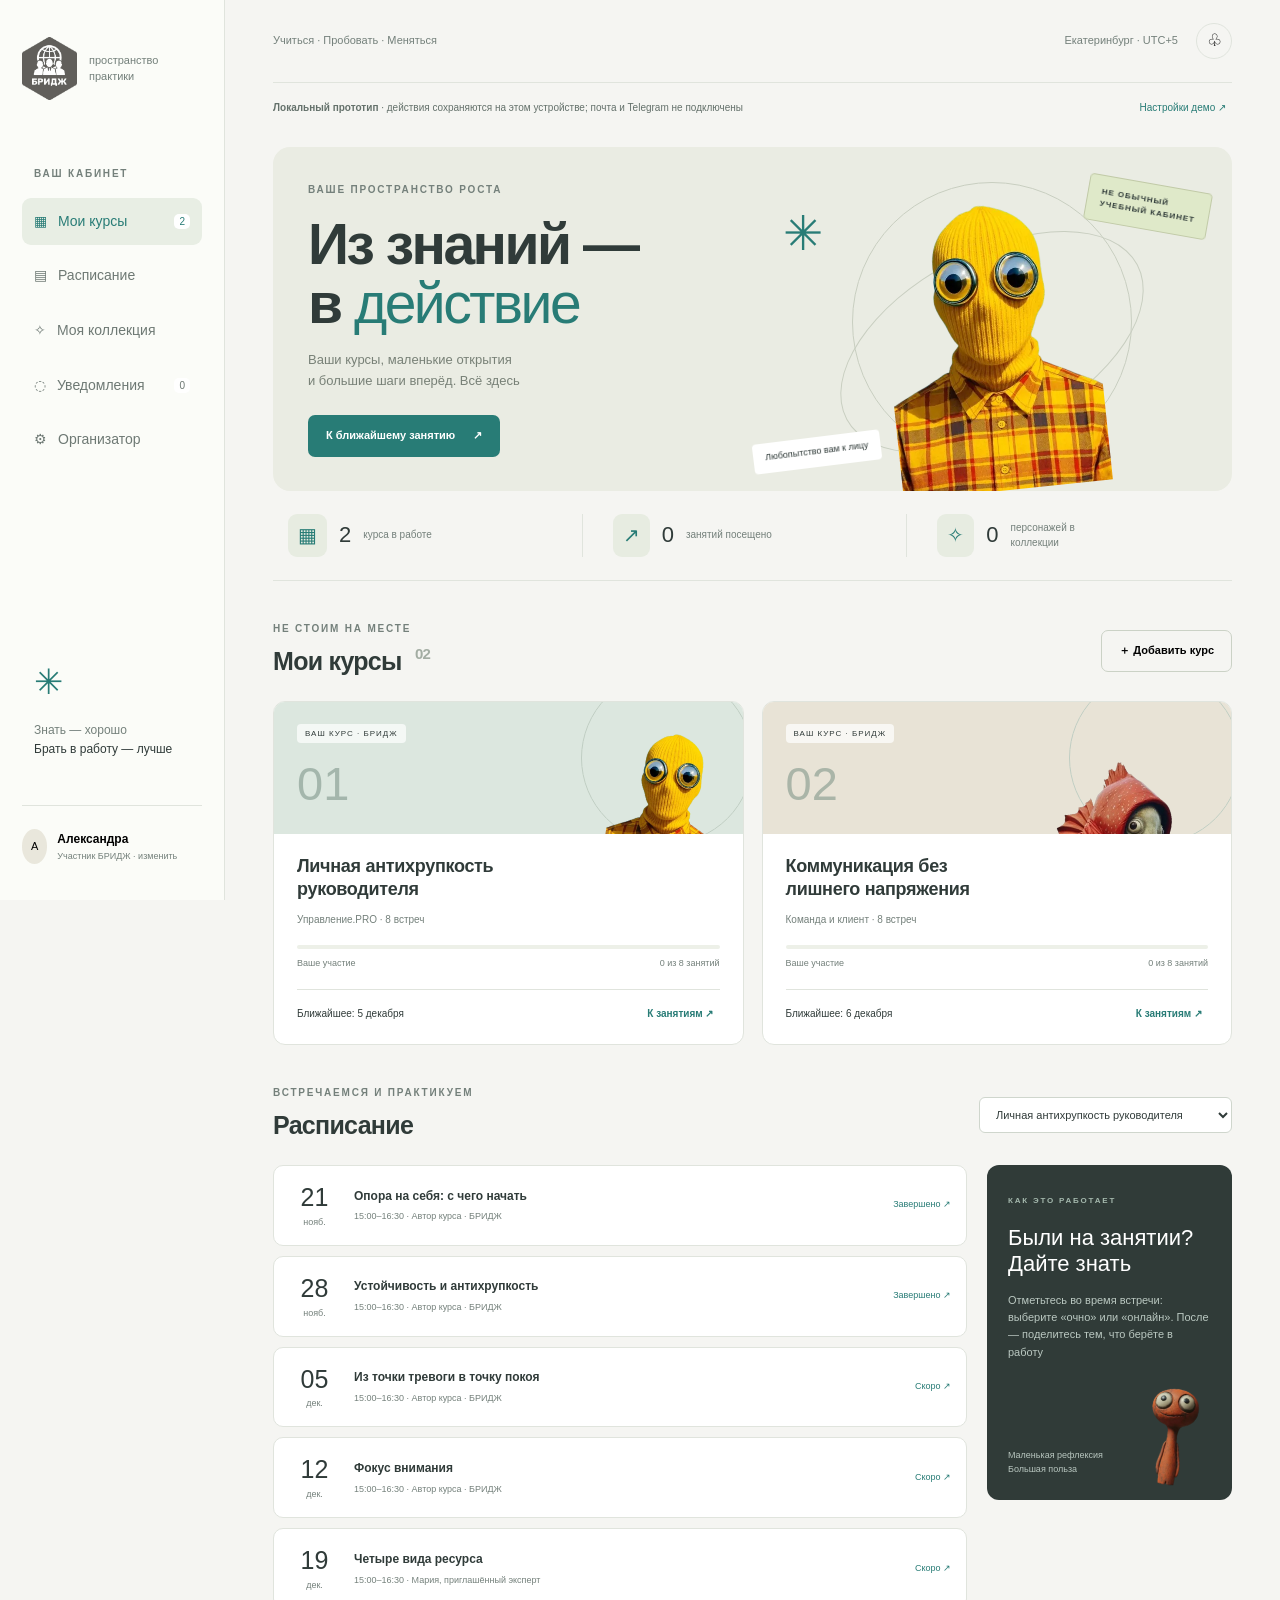
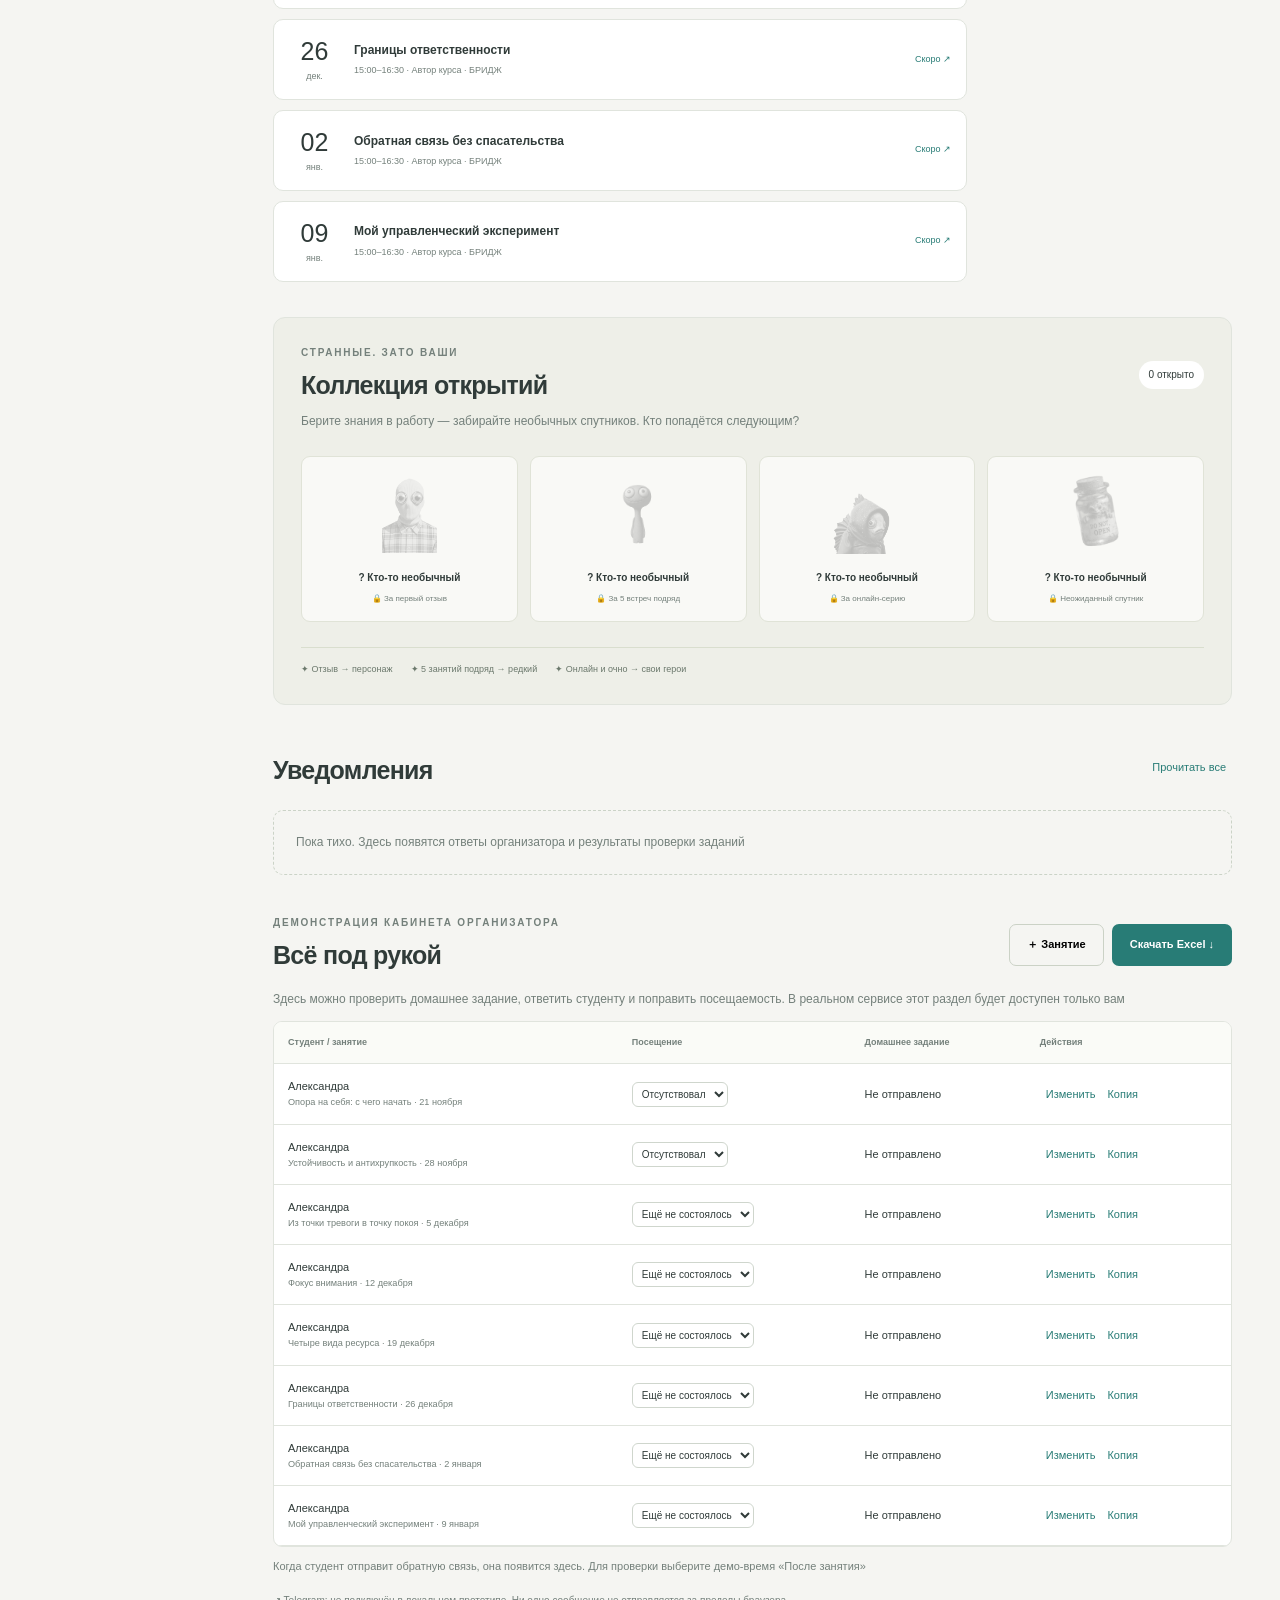
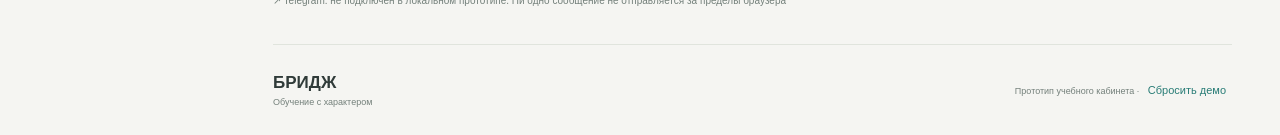
<file: index.html>
<!doctype html>
<html lang="ru">
<head><meta charset="utf-8"><meta name="viewport" content="width=device-width, initial-scale=1"><meta name="theme-color" content="#287c76"><title>БРИДЖ — пространство практики</title><link rel="stylesheet" href="style.css"><script src="script.js" defer></script></head>
<body>
<div class="app">
<aside class="sidebar"><a class="brand" href="#courses"><img src="assets/logo.webp" alt="БРИДЖ"><span>пространство<br>практики</span></a><div class="side-label">ВАШ КАБИНЕТ</div><nav aria-label="Основная навигация"><a href="#courses" class="active">▦ <span>Мои курсы</span><span class="nav-count" id="course-count">2</span></a><a href="#schedule">▤ <span>Расписание</span></a><a href="#collection">✧ <span>Моя коллекция</span></a><a href="#notifications">◌ <span>Уведомления</span><span class="nav-count" id="unread-count">0</span></a><a href="#organizer">⚙ <span>Организатор</span></a></nav><div class="side-note"><span class="tiny-star">✳</span><p>Знать — хорошо<br><strong>Брать в работу — лучше</strong></p></div><button class="profile" id="profile-button" aria-label="Изменить профиль"><span class="avatar">АС</span><span><strong id="profile-name">Александра</strong><small>Участник БРИДЖ · изменить</small></span></button></aside>
<main>
<header class="topbar"><span>Учиться · Пробовать · Меняться</span><div><span class="timezone">Екатеринбург · UTC+5</span><button class="icon-button" aria-label="Открыть уведомления" onclick="location.hash='notifications'">♧</button></div></header>
<div class="demo-bar"><span><b>Локальный прототип</b> · действия сохраняются на этом устройстве; почта и Telegram не подключены</span><button id="demo-settings">Настройки демо ↗</button></div>
<section class="welcome" aria-labelledby="welcome-title"><div><div class="eyebrow">ВАШЕ ПРОСТРАНСТВО РОСТА</div><h1 id="welcome-title">Из знаний —<br>в <span>действие</span></h1><p>Ваши курсы, маленькие открытия<br>и большие шаги вперёд. Всё здесь</p><a href="#schedule" id="nearest-lesson" class="button primary">К ближайшему занятию <span>↗</span></a></div><div class="hero-art"><span class="orbit orbit-one"></span><span class="orbit orbit-two"></span><span class="hero-sticker">НЕ ОБЫЧНЫЙ<br>УЧЕБНЫЙ КАБИНЕТ</span><img src="assets/hero.webp" alt="Странный жёлтый персонаж в больших очках"><span class="art-caption">Любопытство вам к лицу</span><span class="spark">✳</span></div></section>
<section class="stats" aria-label="Ваш прогресс"><div><span class="stat-icon">▦</span><strong id="stat-courses">2</strong><span>курса в работе</span></div><div><span class="stat-icon">↗</span><strong id="stat-attendance">0</strong><span>занятий посещено</span></div><div><span class="stat-icon">✧</span><strong id="stat-rewards">0</strong><span>персонажей в коллекции</span></div></section>
<section id="courses" class="section"><div class="section-heading"><div><div class="eyebrow">НЕ СТОИМ НА МЕСТЕ</div><h2>Мои курсы <span id="heading-count">02</span></h2></div><button class="button outline" id="join-button">＋ Добавить курс</button></div><div class="course-grid" id="course-grid"></div></section>
<section id="schedule" class="section"><div class="section-heading"><div><div class="eyebrow">ВСТРЕЧАЕМСЯ И ПРАКТИКУЕМ</div><h2>Расписание</h2></div><label class="sr-only" for="course-filter">Выберите курс</label><select id="course-filter"></select></div><div class="schedule-layout"><div id="lesson-list" class="lesson-list"></div><aside class="attendance-note"><span class="eyebrow">КАК ЭТО РАБОТАЕТ</span><h3>Были на занятии?<br>Дайте знать</h3><p>Отметьтесь во время встречи: выберите «очно» или «онлайн». После — поделитесь тем, что берёте в работу</p><div class="note-bottom"><span>Маленькая рефлексия<br>Большая польза</span><img src="assets/observer.webp" alt="Любопытный оранжевый наблюдатель"></div></aside></div></section>
<section id="collection" class="collection section"><div class="section-heading"><div><div class="eyebrow">СТРАННЫЕ. ЗАТО ВАШИ</div><h2>Коллекция открытий</h2></div><span class="pill" id="collection-count">0 открыто</span></div><p class="section-intro">Берите знания в работу — забирайте необычных спутников. Кто попадётся следующим?</p><div id="reward-grid" class="reward-grid"></div><div class="milestones"><span>✦ Отзыв → персонаж</span><span>✦ 5 занятий подряд → редкий</span><span>✦ Онлайн и очно → свои герои</span></div></section>
<section id="notifications" class="section"><div class="section-heading"><h2>Уведомления</h2><button class="text-button" id="read-all">Прочитать все</button></div><div id="notification-list"></div></section>
<section id="organizer" class="section organizer"><div class="section-heading"><div><div class="eyebrow">ДЕМОНСТРАЦИЯ КАБИНЕТА ОРГАНИЗАТОРА</div><h2>Всё под рукой</h2></div><div class="button-row"><button class="button outline" id="new-lesson">＋ Занятие</button><button class="button primary" id="export-button">Скачать Excel ↓</button></div></div><p class="section-intro">Здесь можно проверить домашнее задание, ответить студенту и поправить посещаемость. В реальном сервисе этот раздел будет доступен только вам</p><div class="table-wrap"><table><thead><tr><th>Студент / занятие</th><th>Посещение</th><th>Домашнее задание</th><th>Действия</th></tr></thead><tbody id="admin-table"></tbody></table></div><div id="admin-feedback"></div><div class="telegram-note">↗ Telegram: не подключён в локальном прототипе. Ни одно сообщение не отправляется за пределы браузера</div></section>
<footer><a class="footer-brand" href="#">БРИДЖ<span>Обучение с характером</span></a><span>Прототип учебного кабинета · <button class="text-button" id="reset-button">Сбросить демо</button></span></footer>
</main></div>
<dialog id="modal"><div class="modal-header"><h2 id="modal-title"></h2><button class="icon-button" id="close-modal" aria-label="Закрыть окно">✕</button></div><div id="modal-content"></div></dialog><div id="toast" role="status" aria-live="polite"></div>
</body></html>
</file>
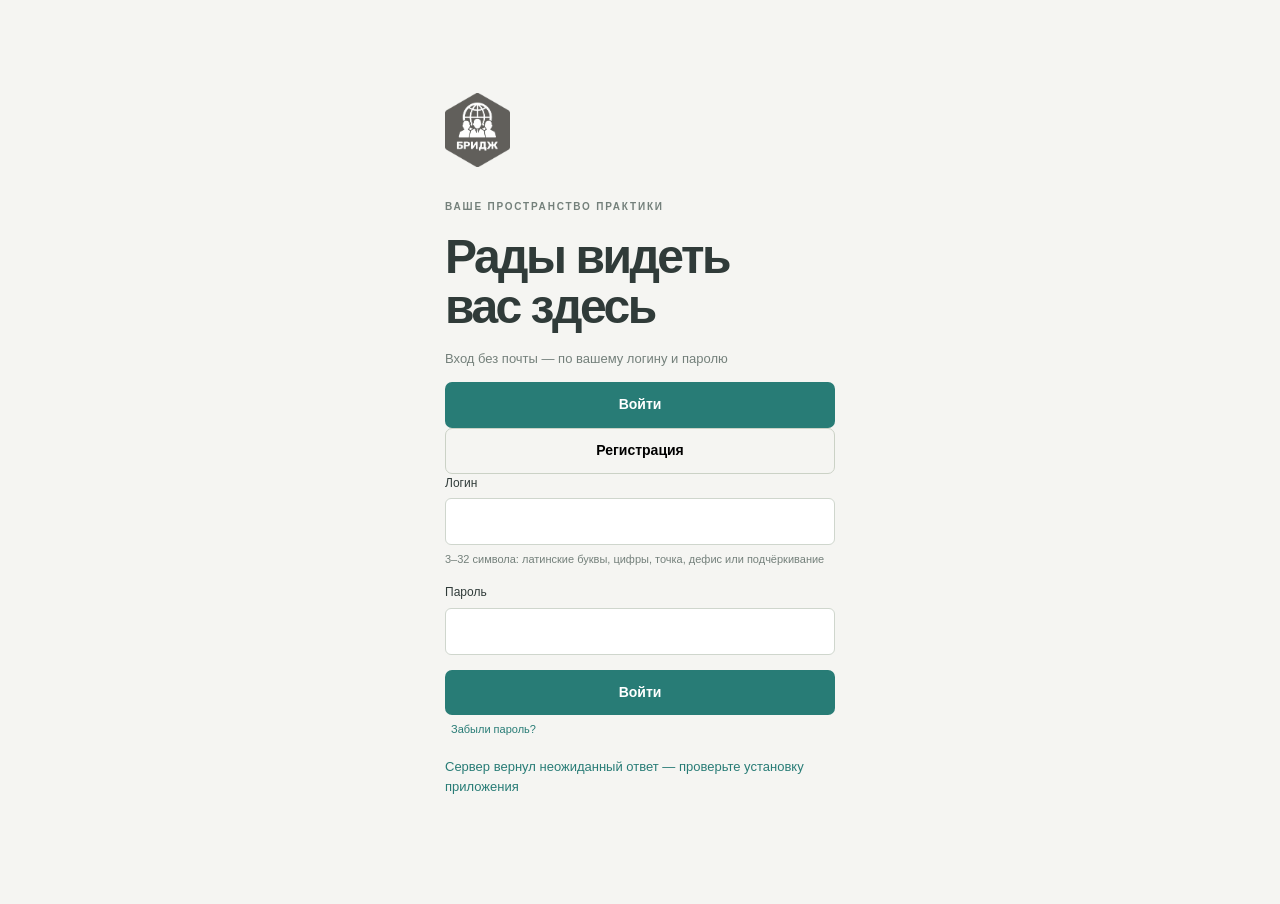
<file: spaceweb/public_html/index.html>
<!doctype html>
<html lang="ru">
<head><meta charset="utf-8"><meta name="viewport" content="width=device-width, initial-scale=1"><meta name="theme-color" content="#287c76"><title>БРИДЖ — пространство практики</title><link rel="stylesheet" href="style.css?v=20261118-feedback2"><script src="app.js?v=20261118-feedback2" defer></script><script src="management.js?v=20261118-feedback2" defer></script><script src="inbox.js?v=20261118-feedback2" defer></script></head>
<body>
<div class="app">
<aside class="sidebar"><a class="brand" href="#courses"><img src="assets/logo.webp" alt="БРИДЖ"><span>пространство<br>практики</span></a><div class="side-label">ВАШ КАБИНЕТ</div><nav aria-label="Основная навигация"><a href="#courses" class="active">▦ <span>Мои курсы</span><span class="nav-count" id="course-count">2</span></a><a href="#schedule">▤ <span>Расписание</span></a><a href="#collection">✧ <span>Моя коллекция</span></a><a href="#notifications">◌ <span>Уведомления</span><span class="nav-count" id="unread-count">0</span></a><a href="#feedback" id="feedback-nav" hidden>✉ <span>Отзывы и вопросы</span></a><a href="#students" id="students-nav" hidden>♙ <span>Студенты и посещаемость</span></a><a href="#rewards" id="rewards-nav" hidden>✧ <span>Награды</span></a><a href="#organizer" id="admin-nav" hidden>⚙ <span>Организатор</span></a></nav><div class="side-note"><span class="tiny-star">✳</span><p>Знать — хорошо<br><strong>Брать в работу — лучше</strong></p></div><button class="profile" id="profile-button" aria-label="Изменить профиль"><span class="avatar">АС</span><span><strong id="profile-name">Александра</strong><small>Профиль · изменить</small></span></button></aside>
<main hidden id="workspace">
<header class="topbar"><span>Учиться · Пробовать · Меняться</span><div><span class="timezone">Екатеринбург · UTC+5</span><button class="icon-button" aria-label="Открыть уведомления" onclick="location.hash='notifications'">♧</button></div></header>
<div class="demo-bar"><span><b>Кабинет БРИДЖ</b> · ваши курсы и ответы сохраняются на сервере</span><button id="logout-button">Выйти</button></div>
<section class="welcome" aria-labelledby="welcome-title"><div><div class="eyebrow">ВАШЕ ПРОСТРАНСТВО РОСТА</div><h1 id="welcome-title">Из знаний —<br>в <span>действие</span></h1><p>Ваши курсы, маленькие открытия<br>и большие шаги вперёд. Всё здесь</p><a href="#schedule" id="nearest-lesson" class="button primary">К ближайшему занятию <span>↗</span></a></div><div class="hero-art"><span class="orbit orbit-one"></span><span class="orbit orbit-two"></span><span class="hero-sticker">НЕ ОБЫЧНЫЙ<br>УЧЕБНЫЙ КАБИНЕТ</span><img src="assets/hero.webp" alt="Странный жёлтый персонаж в больших очках"><span class="art-caption">Любопытство вам к лицу</span><span class="spark">✳</span></div></section>
<section class="stats" aria-label="Ваш прогресс"><div><span class="stat-icon">▦</span><strong id="stat-courses">2</strong><span>курса в работе</span></div><div><span class="stat-icon">↗</span><strong id="stat-attendance">0</strong><span>занятий посещено</span></div><div><span class="stat-icon">✧</span><strong id="stat-rewards">0</strong><span>персонажей в коллекции</span></div></section>
<section id="courses" class="section"><div class="section-heading"><div><div class="eyebrow">НЕ СТОИМ НА МЕСТЕ</div><h2>Мои курсы <span id="heading-count">02</span></h2></div><button class="button outline" id="join-button">＋ Добавить курс</button></div><div class="course-grid" id="course-grid"></div></section>
<section id="schedule" class="section"><div class="section-heading"><div><div class="eyebrow">ВСТРЕЧАЕМСЯ И ПРАКТИКУЕМ</div><h2>Расписание</h2></div><label class="sr-only" for="course-filter">Выберите курс</label><div class="schedule-filters"><select id="course-filter" aria-label="Курс расписания"></select><select id="schedule-period" aria-label="Период расписания"><option value="upcoming">Предстоящие</option><option value="past">Прошедшие</option><option value="all">Все занятия</option></select></div></div><div class="schedule-layout"><div id="lesson-list" class="lesson-list"></div><aside class="attendance-note"><span class="eyebrow">КАК ЭТО РАБОТАЕТ</span><h3>Были на занятии?<br>Дайте знать</h3><p>Отметьтесь во время встречи: выберите «очно» или «онлайн». После — поделитесь тем, что берёте в работу</p><div class="note-bottom"><span>Маленькая рефлексия<br>Большая польза</span><img src="assets/observer.webp" alt="Любопытный оранжевый наблюдатель"></div></aside></div></section>
<section id="students" class="section" hidden><div class="section-heading"><div><div class="eyebrow">ГРУППА ПЕРЕД ГЛАЗАМИ</div><h2>Студенты и посещаемость</h2></div><select id="attendance-course" aria-label="Курс посещаемости"></select></div><p class="section-intro">Процент считается по завершённым занятиям — будущие и отменённые не снижают результат</p><div id="attendance-summary" class="attendance-summary"></div><p class="form-hint">Таблицу можно прокручивать вбок · нажмите на имя для карточки студента</p><div class="table-wrap attendance-wrap"><table id="attendance-grid"></table></div></section>
<section id="rewards" class="section" hidden><div class="section-heading"><div><div class="eyebrow">МАЛЕНЬКИЕ ДОСТИЖЕНИЯ — СТРАННЫЕ СПУТНИКИ</div><h2>Награды студентов</h2></div><button id="add-reward" class="button outline">＋ Персонаж</button></div><div id="reward-upgrade"></div><div id="reward-management"><div class="section-heading"><h3>Кто что получил</h3><div class="schedule-filters"><select id="reward-course" aria-label="Курс наград"></select><select id="reward-student" aria-label="Студент наград"></select></div></div><div id="issued-rewards" class="issued-rewards"></div><h3>Ваши персонажи</h3><p class="form-hint">Загрузите свои картинки и выберите награды · изменение персонажа действует на будущие выдачи</p><div id="reward-catalog" class="reward-grid"></div><h3>Правила выдачи</h3><p class="form-hint">Настройки общие для всех курсов · за личный и публичный отзыв награда одинаковая</p><form id="reward-rules-form"></form></div></section>
<section id="collection" class="collection section"><div class="section-heading"><div><div class="eyebrow">СТРАННЫЕ. ЗАТО ВАШИ</div><h2>Коллекция открытий</h2></div><span class="pill" id="collection-count">0 открыто</span></div><p class="section-intro">Берите знания в работу — забирайте необычных спутников. Кто попадётся следующим?</p><div id="reward-grid" class="reward-grid"></div><div class="milestones"><span>✦ Отзыв → персонаж</span><span>✦ 5 занятий подряд → редкий</span><span>✦ Онлайн и очно → свои герои</span></div></section>
<section id="feedback" class="section" hidden><div class="section-heading"><div><div class="eyebrow">СЛЫШИМ КАЖДОГО</div><h2>Отзывы и вопросы <span id="feedback-count">0</span></h2></div><div class="schedule-filters"><select id="feedback-course" aria-label="Курс отзывов"></select><select id="feedback-visibility" aria-label="Видимость отзыва"><option value="all">Все отзывы</option><option value="private">Личные</option><option value="public">Для группы</option><option value="questions">С вопросами</option></select></div></div><p class="section-intro">Здесь собраны отзывы со всех курсов — личные и опубликованные для группы</p><label class="field">Поиск по имени или тексту<input id="feedback-search" type="search" placeholder="Имя, вопрос или фраза из отзыва"></label><div id="feedback-inbox"></div></section>
<section id="notifications" class="section"><div class="section-heading"><h2>Уведомления</h2><button class="text-button" id="read-all">Прочитать все</button></div><div id="notification-list"></div><div id="organizer-notification-tools" hidden><button class="button outline" id="backfill-feedback">Добавить уведомления о прежних отзывах</button><p class="form-hint">Сами отзывы уже доступны в «Отзывы и вопросы» — эта кнопка добавляет ссылки на них в уведомления без повторов</p><section class="modal-section"><h3>Уведомления в Telegram</h3><p id="telegram-status-text" class="form-hint">Состояние ещё не проверено</p><div class="button-row"><button class="button outline" id="telegram-check-status">Проверить статус</button><button class="button primary" id="telegram-connect">Подключить личный чат</button><button class="button outline" id="telegram-test">Отправить тестовое сообщение</button></div><p class="form-hint">Токен хранится только в приватном файле хостинга · для регулярной доставки нужен планировщик</p><p id="telegram-worker-path" class="form-hint"></p></section></div></section>
<section id="organizer" class="section organizer" hidden><div class="section-heading"><div><div class="eyebrow">КАБИНЕТ ОРГАНИЗАТОРА</div><h2>Всё под рукой</h2></div><div class="button-row"><button class="button outline" id="new-course">＋ Курс</button><button class="button outline" id="new-lesson">＋ Занятие</button><button class="button primary" id="export-button">Скачать Excel ↓</button></div></div><p class="section-intro">Управляйте курсами, проверяйте задания и отвечайте студентам — этот раздел доступен только организатору</p><div id="admin-courses"></div><div class="table-wrap"><table><thead><tr><th>Студент / занятие</th><th>Посещение</th><th>Домашнее задание</th><th>Действия</th></tr></thead><tbody id="admin-table"></tbody></table></div><div id="admin-feedback"></div><div class="telegram-note">Уведомления в Telegram отправляются через настроенный на хостинге обработчик</div></section>
<footer><a class="footer-brand" href="#">БРИДЖ<span>Обучение с характером</span></a><span>Учебный кабинет · время Екатеринбурга</span></footer>
</main></div><section id="login-screen" class="login-screen"><img src="assets/logo.webp" alt="БРИДЖ"><div class="eyebrow">ВАШЕ ПРОСТРАНСТВО ПРАКТИКИ</div><h1>Рады видеть<br>вас здесь</h1><p>Вход без почты — по вашему логину и паролю</p><div id="auth-tabs" class="auth-tabs"><button type="button" class="button outline" data-auth="login">Войти</button><button type="button" class="button outline" data-auth="register">Регистрация</button></div><form id="login-form"></form><button class="text-button" type="button" data-auth="recover">Забыли пароль?</button><p id="login-status" role="status"></p></section>
<dialog id="modal"><div class="modal-header"><h2 id="modal-title"></h2><button class="icon-button" id="close-modal" aria-label="Закрыть окно">✕</button></div><div id="modal-content"></div></dialog><div id="toast" role="status" aria-live="polite"></div>
</body></html>
</file>
<file: style.css>
:root{--bg:#f5f5f2;--paper:#fff;--ink:#303b39;--muted:#74807b;--line:#e0e4dd;--teal:#287c76;--lime:#dfe9c9;--dark:#303b38}*{box-sizing:border-box}html{scroll-behavior:smooth;scroll-padding-top:25px}body{margin:0;background:var(--bg);color:var(--ink);font-family:Arial,Helvetica,sans-serif;font-size:14px;line-height:1.55}button,input,textarea,select{font:inherit}button,a,select{-webkit-tap-highlight-color:transparent}button,a{touch-action:manipulation}button{cursor:pointer}a{color:inherit;text-decoration:none}button:focus-visible,a:focus-visible,input:focus-visible,select:focus-visible,textarea:focus-visible{outline:3px solid #78bcb5;outline-offset:3px}button:disabled{cursor:not-allowed;opacity:.5}.app{max-width:1600px;margin:auto;display:grid;grid-template-columns:225px minmax(0,1fr)}.sidebar{background:#fbfcf8;border-right:1px solid var(--line);padding:36px 22px;height:100vh;position:sticky;top:0;display:flex;flex-direction:column}.brand{display:flex;align-items:center;gap:12px;margin-bottom:65px}.brand img{width:55px;height:65px;object-fit:contain}.brand span{font-size:11px;line-height:1.4;color:var(--muted)}.side-label,.eyebrow{font-size:10px;font-weight:700;letter-spacing:1.8px;color:var(--muted)}.side-label{padding-left:12px;margin-bottom:16px}nav{display:grid;gap:7px}nav a{padding:13px 12px;border-radius:9px;display:flex;align-items:center;gap:11px;color:#6e7974}nav a:hover,nav a.active{background:#e8eeE4;color:var(--teal)}.nav-count{font-size:10px;border-radius:5px;background:#fff;padding:0 5px;margin-left:auto}.side-note{margin-top:auto;padding:35px 12px;color:var(--muted);font-size:12px}.tiny-star{font-size:35px;color:var(--teal)}.side-note strong{color:var(--ink);font-weight:500}.profile{background:none;border:0;border-top:1px solid var(--line);padding:22px 0 0;display:flex;gap:10px;text-align:left;align-items:center}.avatar{background:#e9e7dc;border-radius:50%;padding:9px;font-size:11px}.profile strong{font-size:12px}.profile small{display:block;color:var(--muted);font-size:9px}main{padding:0 48px;min-width:0}.topbar{height:83px;display:flex;align-items:center;justify-content:space-between;border-bottom:1px solid var(--line);font-size:11px;color:var(--muted)}.topbar>div{display:flex;align-items:center;gap:18px}.icon-button{border:1px solid var(--line);background:transparent;width:36px;height:36px;border-radius:50%;font-size:17px}.demo-bar{margin-top:16px;display:flex;gap:10px;justify-content:space-between;align-items:center;font-size:10px;color:#64716b}.demo-bar button{border:0;background:none;color:var(--teal);font-size:10px;white-space:nowrap}.welcome{margin-top:30px;display:grid;grid-template-columns:1fr 1fr;min-height:330px;border-radius:17px;background:#eaece3;overflow:hidden}.welcome>div:first-child{padding:35px 0 34px 35px;z-index:1}h1{font-size:57px;line-height:1.03;letter-spacing:-2.5px;margin:18px 0}h1 span{font-weight:400;color:var(--teal)}.welcome p{font-size:13px;color:#788177;margin-bottom:24px}.button{min-height:42px;padding:11px 17px;display:inline-flex;align-items:center;justify-content:center;gap:18px;border-radius:7px;border:1px solid transparent;font-weight:600;font-size:11px;transition:.15s}.button:hover{transform:translateY(-1px);filter:brightness(.96)}.primary{background:var(--teal);color:white}.outline{border-color:#cbd2c6;background:transparent}.hero-art{position:relative;min-width:0;display:flex;align-items:flex-end;justify-content:center;isolation:isolate}.hero-art img{height:315px;max-width:90%;object-fit:contain;position:relative;z-index:1;transform:rotate(-6deg)}.orbit{position:absolute;width:280px;height:280px;border:1px solid #c8cec0;border-radius:50%;top:35px;left:50%;transform:translateX(-50%)}.orbit-two{width:330px;height:180px;top:105px;transform:translateX(-50%) rotate(-28deg)}.hero-sticker{position:absolute;top:36px;right:22px;transform:rotate(10deg);background:var(--lime);padding:10px 13px;font-size:8px;font-weight:bold;letter-spacing:1px;z-index:2;border:1px solid #c1caa7;border-radius:4px}.art-caption{position:absolute;bottom:24px;left:0;z-index:2;background:white;padding:8px 12px;transform:rotate(-7deg);font-size:9px;border-radius:4px}.spark{position:absolute;left:30px;top:50px;font-size:48px;color:var(--teal)}.stats{display:grid;grid-template-columns:repeat(3,1fr);gap:15px;padding:23px 0;border-bottom:1px solid var(--line)}.stats>div{display:flex;gap:12px;align-items:center;border-right:1px solid var(--line);padding-left:15px}.stats>div:last-child{border:0}.stat-icon{background:#e7ece1;color:var(--teal);padding:6px 10px;border-radius:9px;font-size:20px}.stats strong{font-size:22px;font-weight:500}.stats>div>span:last-child{font-size:10px;color:var(--muted);max-width:100px}.section{padding-top:40px;scroll-margin-top:15px}.section-heading{display:flex;justify-content:space-between;align-items:center;gap:15px;margin-bottom:20px}.section-heading h2{margin:6px 0 0;font-size:25px;letter-spacing:-.7px;font-weight:600}.section-heading h2 span{color:#a3ada3;font-size:15px;vertical-align:top;margin-left:7px}.course-grid{display:grid;grid-template-columns:repeat(2,minmax(0,1fr));gap:18px}.course-card{background:var(--paper);border:1px solid var(--line);border-radius:12px;overflow:hidden}.course-visual{position:relative;height:132px;background:#dce7df;overflow:hidden;padding:19px 23px}.course-visual.sand{background:#e8e3d6}.course-visual img{height:170px;position:absolute;right:18px;top:16px;transform:rotate(9deg)}.course-visual:before{content:'';position:absolute;width:170px;height:170px;border:1px solid #c0cec3;border-radius:50%;right:-10px;top:-30px}.course-tag{background:#ffffffb3;font-size:8px;letter-spacing:1px;padding:5px 8px;border-radius:4px;position:relative}.course-number{font-size:47px;font-weight:400;line-height:1;color:#6d877b;margin-top:17px;opacity:.5}.course-body{padding:21px 23px}.course-body h3{font-size:18px;line-height:1.3;max-width:240px;margin:0 0 8px;letter-spacing:-.3px}.course-body p{color:var(--muted);font-size:10px}.progress-line{height:4px;background:#edf0e8;border-radius:4px;margin:18px 0 8px}.progress-line span{height:100%;background:var(--teal);display:block;border-radius:4px}.progress-caption{display:flex;justify-content:space-between;font-size:9px;color:var(--muted)}.course-footer{border-top:1px solid var(--line);margin-top:18px;padding-top:15px;display:flex;justify-content:space-between;align-items:center;font-size:10px}.course-footer button{border:0;background:none;color:var(--teal);font-weight:bold}.schedule-layout{display:grid;grid-template-columns:1fr 245px;gap:20px}.lesson-list{display:grid;align-content:start;gap:10px}.lesson-row{display:grid;grid-template-columns:51px 1fr auto;gap:14px;align-items:center;padding:17px 15px;background:white;border:1px solid var(--line);border-radius:10px;cursor:pointer;text-align:left;width:100%;color:var(--ink)}.lesson-row:hover{border-color:#7fa99c}.date-box{text-align:center;line-height:1.15}.date-box strong{font-size:25px;font-weight:500;display:block}.date-box span{font-size:9px;color:var(--muted)}.lesson-title{font-size:12px;font-weight:600;display:block}.lesson-meta{display:block;color:var(--muted);font-size:9px;margin-top:5px}.lesson-state{color:var(--teal);font-size:9px;text-align:right}.attendance-note{background:#303b38;color:white;border-radius:12px;padding:23px 21px;overflow:hidden}.attendance-note .eyebrow{color:#a4b8ad;font-size:8px}.attendance-note h3{font-size:22px;line-height:1.2;font-weight:500;margin:15px 0}.attendance-note p{font-size:11px;color:#bac8c1;max-width:210px}.note-bottom{display:flex;align-items:flex-end;justify-content:space-between;margin-top:25px;font-size:9px;color:#b8c6bf;height:91px}.note-bottom img{height:135px;margin-bottom:-24px;transform:rotate(9deg)}select,input,textarea{border:1px solid #cfd6cd;border-radius:6px;background:white;padding:10px 12px;color:var(--ink);max-width:100%}select{font-size:11px}.section-intro{font-size:12px;color:var(--muted);margin-top:-5px}.collection{margin-top:35px;padding:27px;border:1px solid var(--line);border-radius:12px;background:#eeefe8}.collection .section-heading{margin-bottom:12px}.pill{font-size:10px;background:white;padding:6px 10px;border-radius:20px}.reward-grid{display:grid;grid-template-columns:repeat(4,minmax(0,1fr));gap:12px;margin:25px 0}.reward-card{text-align:center;background:#ffffffa3;border:1px solid #e0e3d7;border-radius:9px;padding:14px 7px}.reward-card img{height:83px;max-width:100%;object-fit:contain}.reward-card.locked img{filter:grayscale(1);opacity:.25}.reward-card strong{display:block;font-size:10px;margin-top:10px}.reward-card small{font-size:8px;color:var(--muted)}.milestones{border-top:1px solid #d9dece;padding-top:15px;display:flex;gap:18px;font-size:9px;color:#6b786c;flex-wrap:wrap}.text-button{border:0;background:none;color:var(--teal);font-size:11px;padding:6px}.notification{padding:15px;border:1px solid var(--line);background:white;border-radius:9px;margin-bottom:8px;font-size:12px}.notification.unread{border-left:3px solid var(--teal)}.empty{border:1px dashed #cbd3c7;border-radius:10px;padding:22px;color:var(--muted);font-size:12px}.organizer{padding-bottom:35px}.button-row{display:flex;gap:8px;flex-wrap:wrap}.table-wrap{overflow:auto;background:white;border:1px solid var(--line);border-radius:9px}table{border-collapse:collapse;width:100%;font-size:11px;min-width:580px}th,td{text-align:left;padding:14px;border-bottom:1px solid var(--line)}th{font-size:9px;color:var(--muted);background:#fafbf7}td small{display:block;color:var(--muted)}td select{padding:5px;font-size:10px}.telegram-note{font-size:10px;color:var(--muted);margin-top:18px}.admin-review{border:1px solid var(--line);background:white;border-radius:9px;padding:18px;margin-top:15px}.admin-review h4{margin:0 0 10px}.admin-review p{white-space:pre-wrap;font-size:12px}.answer-form{display:flex;gap:8px;margin-top:12px}.answer-form input{flex:1;min-width:0}footer{border-top:1px solid var(--line);padding:25px 0;display:flex;justify-content:space-between;align-items:center;font-size:9px;color:var(--muted)}.footer-brand{font-weight:bold;color:var(--ink);font-size:17px}.footer-brand span{display:block;font-weight:400;font-size:9px;color:var(--muted)}dialog{border:0;border-radius:15px;padding:26px;width:min(760px,94vw);max-height:90dvh;overflow:auto;color:var(--ink);box-shadow:0 20px 100px #132a2a33}dialog::backdrop{background:#20363299;backdrop-filter:blur(4px)}.modal-header{display:flex;align-items:flex-start;justify-content:space-between;gap:15px}.modal-header h2{font-size:24px;line-height:1.2;margin:0 0 20px}.field{display:grid;gap:6px;margin-bottom:15px;font-size:12px}.field input,.field textarea,.field select{width:100%}textarea{min-height:95px;resize:vertical}.form-grid{display:grid;grid-template-columns:1fr 1fr;gap:0 15px}.form-hint{color:var(--muted);font-size:11px}.lesson-banner{display:flex;align-items:center;justify-content:space-between;background:#e9eee4;border-radius:10px;padding:18px;gap:15px;margin-bottom:18px}.lesson-banner img{height:95px;max-width:30%;object-fit:contain}.lesson-banner p{margin:5px 0;font-size:12px}.modal-section{border-top:1px solid var(--line);padding-top:20px;margin-top:22px}.modal-section h3{margin:0 0 12px;font-size:18px}.notice{background:#e8eee4;padding:12px;border-radius:7px;font-size:12px}.choices{display:grid;grid-template-columns:1fr 1fr;gap:10px;margin:12px 0}.choice{display:flex;align-items:center;gap:10px;border:2px solid var(--line);padding:14px;border-radius:9px;font-size:12px;cursor:pointer}.choice:has(input:checked){border-color:var(--teal);background:#edf5ef}.choice small{display:block;font-size:10px;color:var(--muted)}.choice input{accent-color:var(--teal);flex-shrink:0}fieldset{border:0;padding:0;margin:0}legend{font-size:13px;font-weight:600}.review-body{white-space:pre-wrap;font-size:12px}.reply{padding:12px;border-left:2px solid var(--teal);background:#f1f5ee;margin:10px 0;font-size:12px;white-space:pre-wrap}.success{color:var(--teal)}#toast{position:fixed;bottom:24px;left:50%;transform:translate(-50%,20px);background:var(--dark);color:white;padding:13px 20px;border-radius:8px;z-index:5;opacity:0;pointer-events:none;transition:.2s;max-width:90vw;font-size:12px}#toast.show{opacity:1;transform:translate(-50%,0)}.sr-only{position:absolute;width:1px;height:1px;overflow:hidden;clip:rect(0,0,0,0)}
@media(min-width:1450px){main{padding:0 65px}.welcome{min-height:390px}.hero-art img{height:365px}.welcome>div:first-child{padding-top:43px}h1{font-size:68px}}
@media(max-width:1100px){.app{grid-template-columns:185px 1fr}.sidebar{padding:25px 14px}main{padding:0 27px}.schedule-layout{grid-template-columns:1fr}.attendance-note{display:none}h1{font-size:49px}.hero-art img{height:285px}.hero-sticker{right:9px;font-size:7px}.spark{left:0}.stats>div{padding-left:0;gap:8px}.stats>div>span:last-child{font-size:9px}}
@media(max-width:760px){.app{display:block}.sidebar{height:auto;position:relative;padding:12px 18px;border:0;border-bottom:1px solid var(--line)}.brand{margin:0;gap:8px}.brand img{width:35px;height:41px}.brand span{font-size:9px}.side-label,.side-note,.profile{display:none}nav{display:flex;margin:13px -4px 0;gap:3px;overflow-x:auto}nav a{white-space:nowrap;font-size:10px;gap:5px;padding:9px 8px}nav a:last-child{margin-left:auto}.nav-count{display:none}main{padding:0 18px}.topbar{height:49px;font-size:9px}.topbar .icon-button{display:none}.timezone{font-size:8px}.demo-bar{font-size:9px;align-items:flex-start}.demo-bar button{font-size:9px;white-space:normal;min-width:75px}.welcome{margin-top:20px;min-height:296px;grid-template-columns:1.15fr 1fr}.welcome>div:first-child{padding:25px 0 25px 20px}.eyebrow{font-size:8px;letter-spacing:1.2px}h1{font-size:40px;letter-spacing:-1.6px}.welcome p{font-size:11px}.welcome .button{padding:10px 12px;font-size:10px;gap:9px}.hero-art img{height:218px;max-width:115%;margin-right:5px}.orbit{width:170px;height:210px;top:60px}.orbit-two{width:210px;height:120px;top:110px}.hero-sticker{top:34px;right:10px;font-size:6px;padding:7px;letter-spacing:.5px}.spark{left:2px;top:85px;font-size:30px}.art-caption{font-size:7px;left:-9px;bottom:16px;padding:6px}.stats{gap:7px;padding:17px 0}.stat-icon{display:none}.stats strong{font-size:23px}.stats>div{gap:7px}.stats>div>span:last-child{font-size:9px}.section{padding-top:29px}.section-heading{gap:8px;align-items:center}.section-heading h2{font-size:23px}.section-heading .button{font-size:10px;padding:9px 10px;gap:5px;min-height:38px}.course-grid{gap:12px}.course-visual{height:105px;padding:14px}.course-visual img{height:133px;right:0}.course-tag{font-size:6px;padding:4px}.course-number{font-size:35px;margin-top:14px}.course-body{padding:15px 13px}.course-body h3{font-size:15px}.course-body p{font-size:9px}.course-footer{font-size:8px;gap:5px}.course-footer button{font-size:9px}.course-footer>span{max-width:60px}.progress-caption{font-size:8px}.lesson-row{padding:14px 10px;gap:9px;grid-template-columns:39px 1fr auto}.lesson-title{font-size:11px}.lesson-state{font-size:8px;max-width:65px}.lesson-meta{font-size:8px}.date-box strong{font-size:23px}#course-filter{max-width:150px;font-size:10px}.collection{padding:20px 15px;margin-top:27px}.collection .section-heading h2{font-size:21px}.reward-grid{grid-template-columns:repeat(2,1fr)}.reward-card img{height:100px}.reward-card strong{font-size:11px}.reward-card small{font-size:9px}.milestones{font-size:9px;gap:9px}.section-intro{font-size:11px}.organizer .section-heading{align-items:flex-start;flex-direction:column}.organizer .button-row{width:100%}.organizer .button-row .button{flex:1}footer{gap:15px}.choices,.form-grid{grid-template-columns:1fr}dialog{padding:20px 16px}.modal-header h2{font-size:21px}.answer-form{flex-wrap:wrap}.hero-art{overflow:visible}.lesson-banner{padding:12px}}
@media(prefers-reduced-motion:reduce){html{scroll-behavior:auto}*{transition:none!important}}
.attendance-note{align-self:start;min-height:310px}
@media(max-width:760px){
 .welcome{display:block;position:relative;min-height:340px}
 .welcome>div:first-child{padding:25px 20px 32px;position:relative}
 .welcome h1{font-size:39px;max-width:100%;line-height:1.08}
 .welcome p{max-width:175px;font-size:11px;margin-top:18px;margin-bottom:25px}
 .hero-art{position:absolute;bottom:0;right:0;width:155px;height:185px}
 .hero-art img{height:185px;max-width:100%;margin:0;transform:rotate(-6deg)}
 .orbit{width:170px;height:170px;top:-40px}.orbit-two{width:190px;height:90px;top:0}
 .hero-sticker{top:-29px;right:9px}.spark{left:18px;top:-25px;font-size:26px}.art-caption{display:none}
 .profile{display:flex;position:absolute;right:18px;top:13px;border:0;padding:0;gap:0}.profile>span:last-child{display:none}.avatar{padding:11px}
 nav a{min-height:40px}.hero-art .hero-sticker{font-size:5px}
}
@media(max-width:360px){.welcome h1{font-size:33px}.hero-art{width:120px}.hero-art img{height:160px}.welcome .button{font-size:9px;padding:9px;gap:4px}.welcome p{max-width:150px}}
</file>
<file: spaceweb/public_html/style.css>
:root{--bg:#f5f5f2;--paper:#fff;--ink:#303b39;--muted:#74807b;--line:#e0e4dd;--teal:#287c76;--lime:#dfe9c9;--dark:#303b38}*{box-sizing:border-box}html{scroll-behavior:smooth;scroll-padding-top:25px}body{margin:0;background:var(--bg);color:var(--ink);font-family:Arial,Helvetica,sans-serif;font-size:14px;line-height:1.55}button,input,textarea,select{font:inherit}button,a,select{-webkit-tap-highlight-color:transparent}button,a{touch-action:manipulation}button{cursor:pointer}a{color:inherit;text-decoration:none}button:focus-visible,a:focus-visible,input:focus-visible,select:focus-visible,textarea:focus-visible{outline:3px solid #78bcb5;outline-offset:3px}button:disabled{cursor:not-allowed;opacity:.5}.app{max-width:1600px;margin:auto;display:grid;grid-template-columns:225px minmax(0,1fr)}.sidebar{background:#fbfcf8;border-right:1px solid var(--line);padding:36px 22px;height:100vh;position:sticky;top:0;display:flex;flex-direction:column}.brand{display:flex;align-items:center;gap:12px;margin-bottom:65px}.brand img{width:55px;height:65px;object-fit:contain}.brand span{font-size:11px;line-height:1.4;color:var(--muted)}.side-label,.eyebrow{font-size:10px;font-weight:700;letter-spacing:1.8px;color:var(--muted)}.side-label{padding-left:12px;margin-bottom:16px}nav{display:grid;gap:7px}nav a{padding:13px 12px;border-radius:9px;display:flex;align-items:center;gap:11px;color:#6e7974}nav a:hover,nav a.active{background:#e8eeE4;color:var(--teal)}.nav-count{font-size:10px;border-radius:5px;background:#fff;padding:0 5px;margin-left:auto}.side-note{margin-top:auto;padding:35px 12px;color:var(--muted);font-size:12px}.tiny-star{font-size:35px;color:var(--teal)}.side-note strong{color:var(--ink);font-weight:500}.profile{background:none;border:0;border-top:1px solid var(--line);padding:22px 0 0;display:flex;gap:10px;text-align:left;align-items:center}.avatar{background:#e9e7dc;border-radius:50%;padding:9px;font-size:11px}.profile strong{font-size:12px}.profile small{display:block;color:var(--muted);font-size:9px}main{padding:0 48px;min-width:0}.topbar{height:83px;display:flex;align-items:center;justify-content:space-between;border-bottom:1px solid var(--line);font-size:11px;color:var(--muted)}.topbar>div{display:flex;align-items:center;gap:18px}.icon-button{border:1px solid var(--line);background:transparent;width:36px;height:36px;border-radius:50%;font-size:17px}.demo-bar{margin-top:16px;display:flex;gap:10px;justify-content:space-between;align-items:center;font-size:10px;color:#64716b}.demo-bar button{border:0;background:none;color:var(--teal);font-size:10px;white-space:nowrap}.welcome{margin-top:30px;display:grid;grid-template-columns:1fr 1fr;min-height:330px;border-radius:17px;background:#eaece3;overflow:hidden}.welcome>div:first-child{padding:35px 0 34px 35px;z-index:1}h1{font-size:57px;line-height:1.03;letter-spacing:-2.5px;margin:18px 0}h1 span{font-weight:400;color:var(--teal)}.welcome p{font-size:13px;color:#788177;margin-bottom:24px}.button{min-height:42px;padding:11px 17px;display:inline-flex;align-items:center;justify-content:center;gap:18px;border-radius:7px;border:1px solid transparent;font-weight:600;font-size:11px;transition:.15s}.button:hover{transform:translateY(-1px);filter:brightness(.96)}.primary{background:var(--teal);color:white}.outline{border-color:#cbd2c6;background:transparent}.hero-art{position:relative;min-width:0;display:flex;align-items:flex-end;justify-content:center;isolation:isolate}.hero-art img{height:315px;max-width:90%;object-fit:contain;position:relative;z-index:1;transform:rotate(-6deg)}.orbit{position:absolute;width:280px;height:280px;border:1px solid #c8cec0;border-radius:50%;top:35px;left:50%;transform:translateX(-50%)}.orbit-two{width:330px;height:180px;top:105px;transform:translateX(-50%) rotate(-28deg)}.hero-sticker{position:absolute;top:36px;right:22px;transform:rotate(10deg);background:var(--lime);padding:10px 13px;font-size:8px;font-weight:bold;letter-spacing:1px;z-index:2;border:1px solid #c1caa7;border-radius:4px}.art-caption{position:absolute;bottom:24px;left:0;z-index:2;background:white;padding:8px 12px;transform:rotate(-7deg);font-size:9px;border-radius:4px}.spark{position:absolute;left:30px;top:50px;font-size:48px;color:var(--teal)}.stats{display:grid;grid-template-columns:repeat(3,1fr);gap:15px;padding:23px 0;border-bottom:1px solid var(--line)}.stats>div{display:flex;gap:12px;align-items:center;border-right:1px solid var(--line);padding-left:15px}.stats>div:last-child{border:0}.stat-icon{background:#e7ece1;color:var(--teal);padding:6px 10px;border-radius:9px;font-size:20px}.stats strong{font-size:22px;font-weight:500}.stats>div>span:last-child{font-size:10px;color:var(--muted);max-width:100px}.section{padding-top:40px;scroll-margin-top:15px}.section-heading{display:flex;justify-content:space-between;align-items:center;gap:15px;margin-bottom:20px}.section-heading h2{margin:6px 0 0;font-size:25px;letter-spacing:-.7px;font-weight:600}.section-heading h2 span{color:#a3ada3;font-size:15px;vertical-align:top;margin-left:7px}.course-grid{display:grid;grid-template-columns:repeat(2,minmax(0,1fr));gap:18px}.course-card{background:var(--paper);border:1px solid var(--line);border-radius:12px;overflow:hidden}.course-visual{position:relative;height:132px;background:#dce7df;overflow:hidden;padding:19px 23px}.course-visual.sand{background:#e8e3d6}.course-visual img{height:170px;position:absolute;right:18px;top:16px;transform:rotate(9deg)}.course-visual:before{content:'';position:absolute;width:170px;height:170px;border:1px solid #c0cec3;border-radius:50%;right:-10px;top:-30px}.course-tag{background:#ffffffb3;font-size:8px;letter-spacing:1px;padding:5px 8px;border-radius:4px;position:relative}.course-number{font-size:47px;font-weight:400;line-height:1;color:#6d877b;margin-top:17px;opacity:.5}.course-body{padding:21px 23px}.course-body h3{font-size:18px;line-height:1.3;max-width:240px;margin:0 0 8px;letter-spacing:-.3px}.course-body p{color:var(--muted);font-size:10px}.progress-line{height:4px;background:#edf0e8;border-radius:4px;margin:18px 0 8px}.progress-line span{height:100%;background:var(--teal);display:block;border-radius:4px}.progress-caption{display:flex;justify-content:space-between;font-size:9px;color:var(--muted)}.course-footer{border-top:1px solid var(--line);margin-top:18px;padding-top:15px;display:flex;justify-content:space-between;align-items:center;font-size:10px}.course-footer button{border:0;background:none;color:var(--teal);font-weight:bold}.schedule-layout{display:grid;grid-template-columns:1fr 245px;gap:20px}.lesson-list{display:grid;align-content:start;gap:10px}.lesson-row{display:grid;grid-template-columns:51px 1fr auto;gap:14px;align-items:center;padding:17px 15px;background:white;border:1px solid var(--line);border-radius:10px;cursor:pointer;text-align:left;width:100%;color:var(--ink)}.lesson-row:hover{border-color:#7fa99c}.date-box{text-align:center;line-height:1.15}.date-box strong{font-size:25px;font-weight:500;display:block}.date-box span{font-size:9px;color:var(--muted)}.lesson-title{font-size:12px;font-weight:600;display:block}.lesson-meta{display:block;color:var(--muted);font-size:9px;margin-top:5px}.lesson-state{color:var(--teal);font-size:9px;text-align:right}.attendance-note{background:#303b38;color:white;border-radius:12px;padding:23px 21px;overflow:hidden}.attendance-note .eyebrow{color:#a4b8ad;font-size:8px}.attendance-note h3{font-size:22px;line-height:1.2;font-weight:500;margin:15px 0}.attendance-note p{font-size:11px;color:#bac8c1;max-width:210px}.note-bottom{display:flex;align-items:flex-end;justify-content:space-between;margin-top:25px;font-size:9px;color:#b8c6bf;height:91px}.note-bottom img{height:135px;margin-bottom:-24px;transform:rotate(9deg)}select,input,textarea{border:1px solid #cfd6cd;border-radius:6px;background:white;padding:10px 12px;color:var(--ink);max-width:100%}select{font-size:11px}.section-intro{font-size:12px;color:var(--muted);margin-top:-5px}.collection{margin-top:35px;padding:27px;border:1px solid var(--line);border-radius:12px;background:#eeefe8}.collection .section-heading{margin-bottom:12px}.pill{font-size:10px;background:white;padding:6px 10px;border-radius:20px}.reward-grid{display:grid;grid-template-columns:repeat(4,minmax(0,1fr));gap:12px;margin:25px 0}.reward-card{text-align:center;background:#ffffffa3;border:1px solid #e0e3d7;border-radius:9px;padding:14px 7px}.reward-card img{height:83px;max-width:100%;object-fit:contain}.reward-card.locked img{filter:grayscale(1);opacity:.25}.reward-card strong{display:block;font-size:10px;margin-top:10px}.reward-card small{font-size:8px;color:var(--muted)}.milestones{border-top:1px solid #d9dece;padding-top:15px;display:flex;gap:18px;font-size:9px;color:#6b786c;flex-wrap:wrap}.text-button{border:0;background:none;color:var(--teal);font-size:11px;padding:6px}.notification{padding:15px;border:1px solid var(--line);background:white;border-radius:9px;margin-bottom:8px;font-size:12px}.notification.unread{border-left:3px solid var(--teal)}.empty{border:1px dashed #cbd3c7;border-radius:10px;padding:22px;color:var(--muted);font-size:12px}.organizer{padding-bottom:35px}.button-row{display:flex;gap:8px;flex-wrap:wrap}.table-wrap{overflow:auto;background:white;border:1px solid var(--line);border-radius:9px}table{border-collapse:collapse;width:100%;font-size:11px;min-width:580px}th,td{text-align:left;padding:14px;border-bottom:1px solid var(--line)}th{font-size:9px;color:var(--muted);background:#fafbf7}td small{display:block;color:var(--muted)}td select{padding:5px;font-size:10px}.telegram-note{font-size:10px;color:var(--muted);margin-top:18px}.admin-review{border:1px solid var(--line);background:white;border-radius:9px;padding:18px;margin-top:15px}.admin-review h4{margin:0 0 10px}.admin-review p{white-space:pre-wrap;font-size:12px}.answer-form{display:flex;gap:8px;margin-top:12px}.answer-form input{flex:1;min-width:0}footer{border-top:1px solid var(--line);padding:25px 0;display:flex;justify-content:space-between;align-items:center;font-size:9px;color:var(--muted)}.footer-brand{font-weight:bold;color:var(--ink);font-size:17px}.footer-brand span{display:block;font-weight:400;font-size:9px;color:var(--muted)}dialog{border:0;border-radius:15px;padding:26px;width:min(760px,94vw);max-height:90dvh;overflow:auto;color:var(--ink);box-shadow:0 20px 100px #132a2a33}dialog::backdrop{background:#20363299;backdrop-filter:blur(4px)}.modal-header{display:flex;align-items:flex-start;justify-content:space-between;gap:15px}.modal-header h2{font-size:24px;line-height:1.2;margin:0 0 20px}.field{display:grid;gap:6px;margin-bottom:15px;font-size:12px}.field input,.field textarea,.field select{width:100%}textarea{min-height:95px;resize:vertical}.form-grid{display:grid;grid-template-columns:1fr 1fr;gap:0 15px}.form-hint{color:var(--muted);font-size:11px}.lesson-banner{display:flex;align-items:center;justify-content:space-between;background:#e9eee4;border-radius:10px;padding:18px;gap:15px;margin-bottom:18px}.lesson-banner img{height:95px;max-width:30%;object-fit:contain}.lesson-banner p{margin:5px 0;font-size:12px}.modal-section{border-top:1px solid var(--line);padding-top:20px;margin-top:22px}.modal-section h3{margin:0 0 12px;font-size:18px}.notice{background:#e8eee4;padding:12px;border-radius:7px;font-size:12px}.choices{display:grid;grid-template-columns:1fr 1fr;gap:10px;margin:12px 0}.choice{display:flex;align-items:center;gap:10px;border:2px solid var(--line);padding:14px;border-radius:9px;font-size:12px;cursor:pointer}.choice:has(input:checked){border-color:var(--teal);background:#edf5ef}.choice small{display:block;font-size:10px;color:var(--muted)}.choice input{accent-color:var(--teal);flex-shrink:0}fieldset{border:0;padding:0;margin:0}legend{font-size:13px;font-weight:600}.review-body{white-space:pre-wrap;font-size:12px}.reply{padding:12px;border-left:2px solid var(--teal);background:#f1f5ee;margin:10px 0;font-size:12px;white-space:pre-wrap}.success{color:var(--teal)}#toast{position:fixed;bottom:24px;left:50%;transform:translate(-50%,20px);background:var(--dark);color:white;padding:13px 20px;border-radius:8px;z-index:5;opacity:0;pointer-events:none;transition:.2s;max-width:90vw;font-size:12px}#toast.show{opacity:1;transform:translate(-50%,0)}.sr-only{position:absolute;width:1px;height:1px;overflow:hidden;clip:rect(0,0,0,0)}
@media(min-width:1450px){main{padding:0 65px}.welcome{min-height:390px}.hero-art img{height:365px}.welcome>div:first-child{padding-top:43px}h1{font-size:68px}}
@media(max-width:1100px){.app{grid-template-columns:185px 1fr}.sidebar{padding:25px 14px}main{padding:0 27px}.schedule-layout{grid-template-columns:1fr}.attendance-note{display:none}h1{font-size:49px}.hero-art img{height:285px}.hero-sticker{right:9px;font-size:7px}.spark{left:0}.stats>div{padding-left:0;gap:8px}.stats>div>span:last-child{font-size:9px}}
@media(max-width:760px){.app{display:block}.sidebar{height:auto;position:relative;padding:12px 18px;border:0;border-bottom:1px solid var(--line)}.brand{margin:0;gap:8px}.brand img{width:35px;height:41px}.brand span{font-size:9px}.side-label,.side-note,.profile{display:none}nav{display:flex;margin:13px -4px 0;gap:3px;overflow-x:auto}nav a{white-space:nowrap;font-size:10px;gap:5px;padding:9px 8px}nav a:last-child{margin-left:auto}.nav-count{display:none}main{padding:0 18px}.topbar{height:49px;font-size:9px}.topbar .icon-button{display:none}.timezone{font-size:8px}.demo-bar{font-size:9px;align-items:flex-start}.demo-bar button{font-size:9px;white-space:normal;min-width:75px}.welcome{margin-top:20px;min-height:296px;grid-template-columns:1.15fr 1fr}.welcome>div:first-child{padding:25px 0 25px 20px}.eyebrow{font-size:8px;letter-spacing:1.2px}h1{font-size:40px;letter-spacing:-1.6px}.welcome p{font-size:11px}.welcome .button{padding:10px 12px;font-size:10px;gap:9px}.hero-art img{height:218px;max-width:115%;margin-right:5px}.orbit{width:170px;height:210px;top:60px}.orbit-two{width:210px;height:120px;top:110px}.hero-sticker{top:34px;right:10px;font-size:6px;padding:7px;letter-spacing:.5px}.spark{left:2px;top:85px;font-size:30px}.art-caption{font-size:7px;left:-9px;bottom:16px;padding:6px}.stats{gap:7px;padding:17px 0}.stat-icon{display:none}.stats strong{font-size:23px}.stats>div{gap:7px}.stats>div>span:last-child{font-size:9px}.section{padding-top:29px}.section-heading{gap:8px;align-items:center}.section-heading h2{font-size:23px}.section-heading .button{font-size:10px;padding:9px 10px;gap:5px;min-height:38px}.course-grid{gap:12px}.course-visual{height:105px;padding:14px}.course-visual img{height:133px;right:0}.course-tag{font-size:6px;padding:4px}.course-number{font-size:35px;margin-top:14px}.course-body{padding:15px 13px}.course-body h3{font-size:15px}.course-body p{font-size:9px}.course-footer{font-size:8px;gap:5px}.course-footer button{font-size:9px}.course-footer>span{max-width:60px}.progress-caption{font-size:8px}.lesson-row{padding:14px 10px;gap:9px;grid-template-columns:39px 1fr auto}.lesson-title{font-size:11px}.lesson-state{font-size:8px;max-width:65px}.lesson-meta{font-size:8px}.date-box strong{font-size:23px}#course-filter{max-width:150px;font-size:10px}.collection{padding:20px 15px;margin-top:27px}.collection .section-heading h2{font-size:21px}.reward-grid{grid-template-columns:repeat(2,1fr)}.reward-card img{height:100px}.reward-card strong{font-size:11px}.reward-card small{font-size:9px}.milestones{font-size:9px;gap:9px}.section-intro{font-size:11px}.organizer .section-heading{align-items:flex-start;flex-direction:column}.organizer .button-row{width:100%}.organizer .button-row .button{flex:1}footer{gap:15px}.choices,.form-grid{grid-template-columns:1fr}dialog{padding:20px 16px}.modal-header h2{font-size:21px}.answer-form{flex-wrap:wrap}.hero-art{overflow:visible}.lesson-banner{padding:12px}}
@media(prefers-reduced-motion:reduce){html{scroll-behavior:auto}*{transition:none!important}}
.attendance-note{align-self:start;min-height:310px}
@media(max-width:760px){
 .welcome{display:block;position:relative;min-height:340px}
 .welcome>div:first-child{padding:25px 20px 32px;position:relative}
 .welcome h1{font-size:39px;max-width:100%;line-height:1.08}
 .welcome p{max-width:175px;font-size:11px;margin-top:18px;margin-bottom:25px}
 .hero-art{position:absolute;bottom:0;right:0;width:155px;height:185px}
 .hero-art img{height:185px;max-width:100%;margin:0;transform:rotate(-6deg)}
 .orbit{width:170px;height:170px;top:-40px}.orbit-two{width:190px;height:90px;top:0}
 .hero-sticker{top:-29px;right:9px}.spark{left:18px;top:-25px;font-size:26px}.art-caption{display:none}
 .profile{display:flex;position:absolute;right:18px;top:13px;border:0;padding:0;gap:0}.profile>span:last-child{display:none}.avatar{padding:11px}
 nav a{min-height:40px}.hero-art .hero-sticker{font-size:5px}
}
@media(max-width:360px){.welcome h1{font-size:33px}.hero-art{width:120px}.hero-art img{height:160px}.welcome .button{font-size:9px;padding:9px;gap:4px}.welcome p{max-width:150px}}
[hidden]{display:none!important}.login-screen{max-width:450px;margin:7vh auto;padding:30px}.login-screen>img{width:65px;margin-bottom:25px}.login-screen h1{font-size:48px}.login-screen p{color:var(--muted);font-size:13px}.login-screen input{font-size:16px}.login-screen .button{width:100%;font-size:14px}.login-screen #login-status{color:var(--teal)}.admin-course-line{display:flex;gap:15px;justify-content:space-between;background:white;border:1px solid var(--line);border-radius:8px;padding:14px;margin:10px 0}.admin-course-line small{display:block;color:var(--muted)}.public-review{background:#f3f5f0;border-radius:8px;padding:15px;margin-top:14px}.outbox-warning{color:#886b28}.sidebar.auth-sidebar{display:none}.app:has(.auth-sidebar){display:block}.app:has(.auth-sidebar) main{display:none!important}#toast{white-space:pre-line}

.course-summary{display:flex;gap:20px;color:var(--muted);font-size:12px;margin:18px 0 8px}.course-image-preview{width:100%;height:140px;object-fit:contain;background:#edf0e8;border-radius:8px}.course-visual.has-custom-image img{width:100%;height:100%;object-fit:contain;object-position:center;top:0;right:0;transform:none}.course-visual.has-custom-image:before,.course-visual.has-custom-image .course-number{display:none}.course-visual.has-custom-image .course-tag{z-index:1}
.schedule-filters{display:flex;gap:8px;flex-wrap:wrap}.schedule-day{font-size:13px;color:var(--muted);margin:15px 0 0}.lesson-course{display:block;font-size:10px;color:var(--teal);margin-top:4px}.lesson-row>span{min-width:0}.lesson-meta{overflow-wrap:anywhere}.schedule-highlight .section-heading{animation:schedule-focus 2.1s ease-out;border-radius:8px}@keyframes schedule-focus{0%,20%{background:#dcebdd;box-shadow:0 0 0 8px #dcebdd}100%{background:transparent;box-shadow:0 0 0 0 transparent}}.attendance-summary{display:flex;gap:10px;flex-wrap:wrap;margin:14px 0}.attendance-wrap table{width:max-content;min-width:100%}.attendance-wrap th,.attendance-wrap td{min-width:120px;max-width:170px;vertical-align:middle}.attendance-wrap .sticky-student{position:sticky;left:0;z-index:1;background:#fff;min-width:170px;border-right:1px solid var(--line)}.attendance-wrap thead .sticky-student{z-index:2;background:#fafbf7}.matrix-lesson{max-width:150px;text-align:left;white-space:normal;font-size:11px}.matrix-lesson small{display:block;font-size:10px;font-weight:400;color:var(--muted);margin-top:5px}.matrix-select{width:115px;min-height:38px}.student-name{font-weight:bold;text-align:left;font-size:12px;white-space:normal}tfoot{background:#eef3eb}tfoot td small{display:block;font-size:10px;color:var(--muted)}.issued-rewards{display:grid;grid-template-columns:repeat(2,minmax(0,1fr));gap:12px}.issued-award{display:flex;gap:15px;align-items:center;padding:15px;border:1px solid var(--line);border-radius:10px;background:#fff}.issued-award img{width:65px;height:85px;object-fit:contain}.issued-award strong,.issued-award small{display:block}.issued-award strong{font-size:12px;margin:5px 0}.issued-award small{font-size:10px;color:var(--muted)}.issued-award.inactive{opacity:.65;border-style:dashed}.reward-pool{display:grid;grid-template-columns:repeat(2,minmax(0,1fr));gap:10px;margin:15px 0 25px}.reward-pool img{width:38px;height:48px;object-fit:contain}.reward-pool .choice{font-size:11px;background:#fff}#reward-management>.reward-grid{grid-template-columns:repeat(4,minmax(0,1fr))}#students .section-heading h2,#rewards .section-heading h2{font-size:24px}#reward-rules-form{border:1px solid var(--line);border-radius:10px;background:#fafbf7;padding:20px}#rewards h3{margin-top:30px}.sidebar nav a{overflow-wrap:anywhere}.sidebar nav a>span:not(.nav-count){min-width:0}
@media(max-width:760px){.schedule-filters{width:100%}#schedule .section-heading{align-items:flex-start;flex-direction:column}#course-filter{max-width:100%;flex:1;min-width:0}#schedule-period{max-width:140px}.issued-rewards{grid-template-columns:1fr}.reward-pool{grid-template-columns:1fr}#reward-management>.reward-grid{grid-template-columns:repeat(2,minmax(0,1fr))}#students .section-heading,#rewards .section-heading{align-items:flex-start;flex-wrap:wrap}#attendance-course{width:100%}#reward-rules-form{padding:15px}.attendance-wrap th,.attendance-wrap td{min-width:110px}.attendance-wrap .sticky-student{min-width:135px;max-width:135px}#reward-course,#reward-student{max-width:100%;flex:1;min-width:0}.sidebar nav a{flex-shrink:0}#rewards .section-heading h2,#students .section-heading h2{font-size:22px}}
#feedback .section-heading{align-items:flex-start}#feedback-search{max-width:500px}.inbox-card h3{margin:12px 0 5px;font-size:18px}.inbox-card{border-left:3px solid #c9ddd0}#organizer-notification-tools{margin-top:18px}#telegram-worker-path{overflow-wrap:anywhere}#feedback .schedule-filters{min-width:0}#feedback-course{max-width:280px}#feedback-visibility{max-width:160px}@media(max-width:760px){#feedback .section-heading{flex-direction:column}#feedback-course{max-width:100%;min-width:0;flex:1}#feedback-visibility{max-width:140px}.inbox-card{padding:15px}}
</file>
